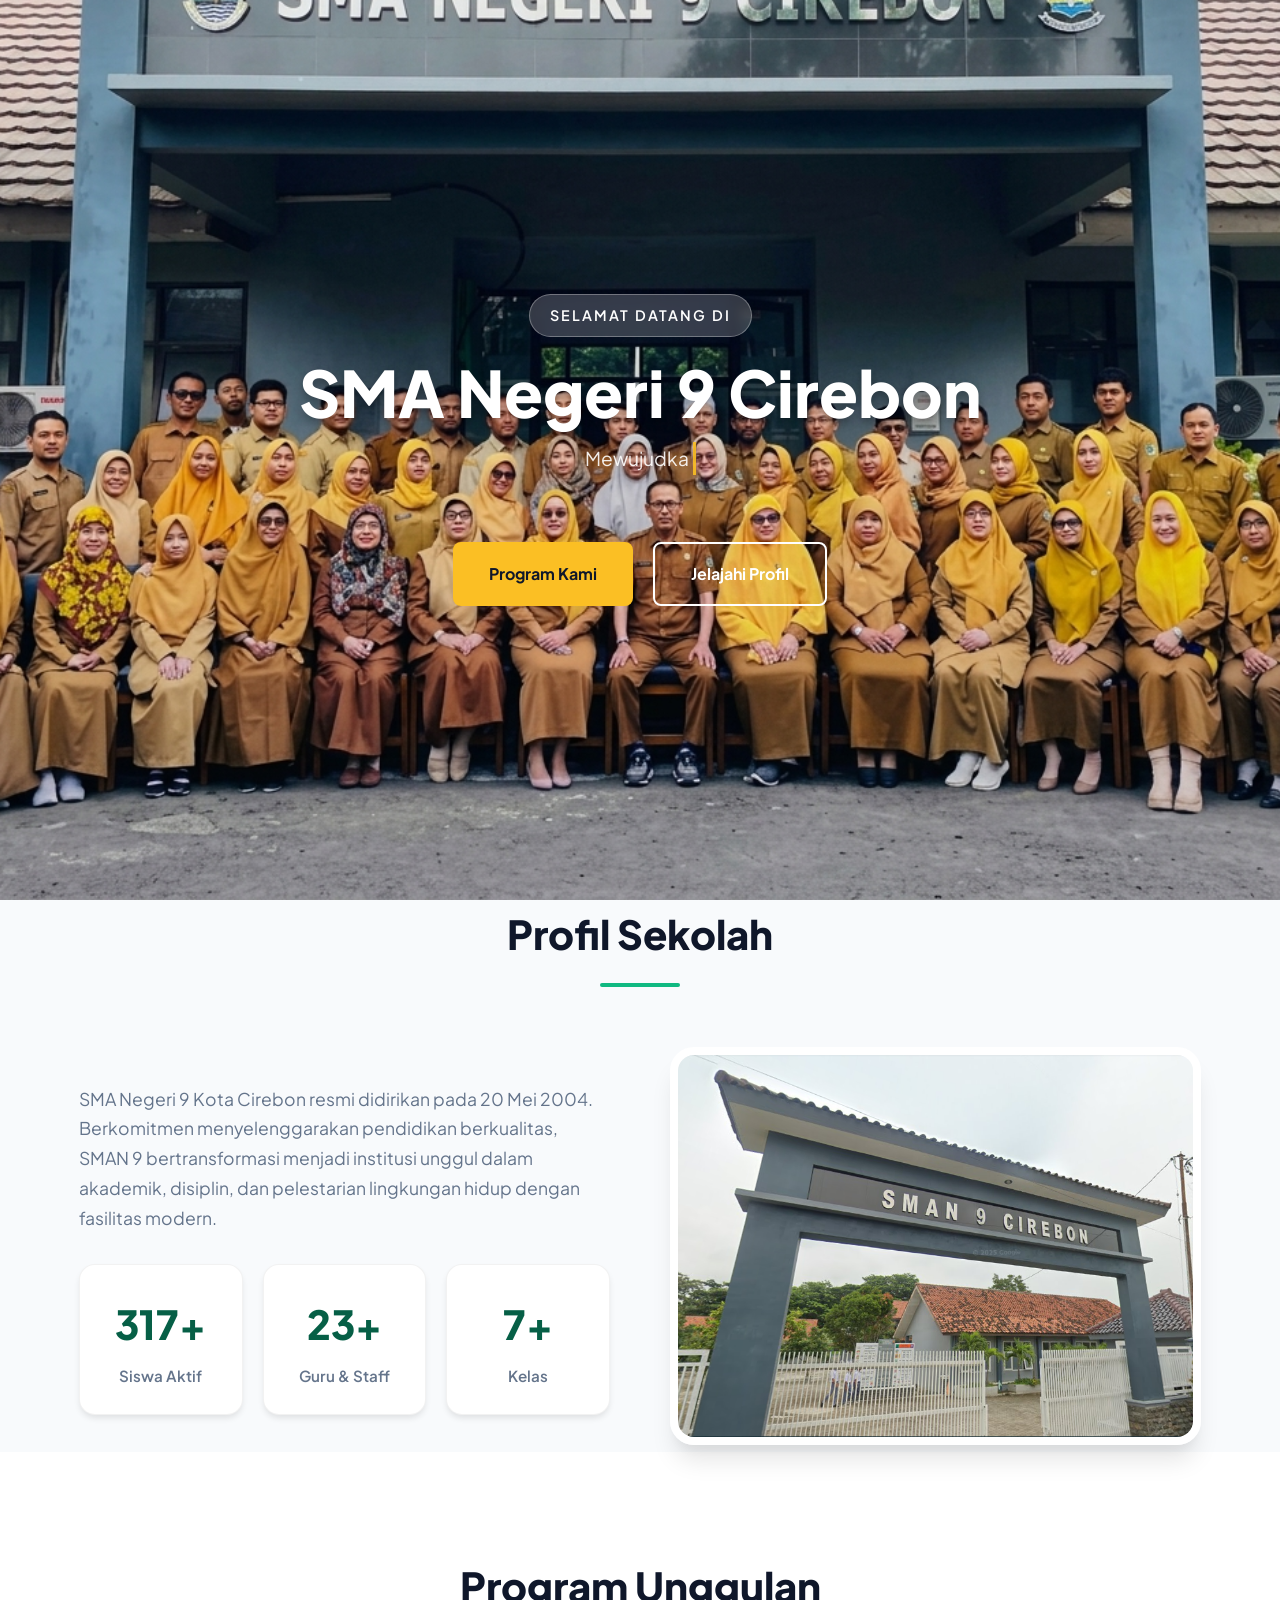
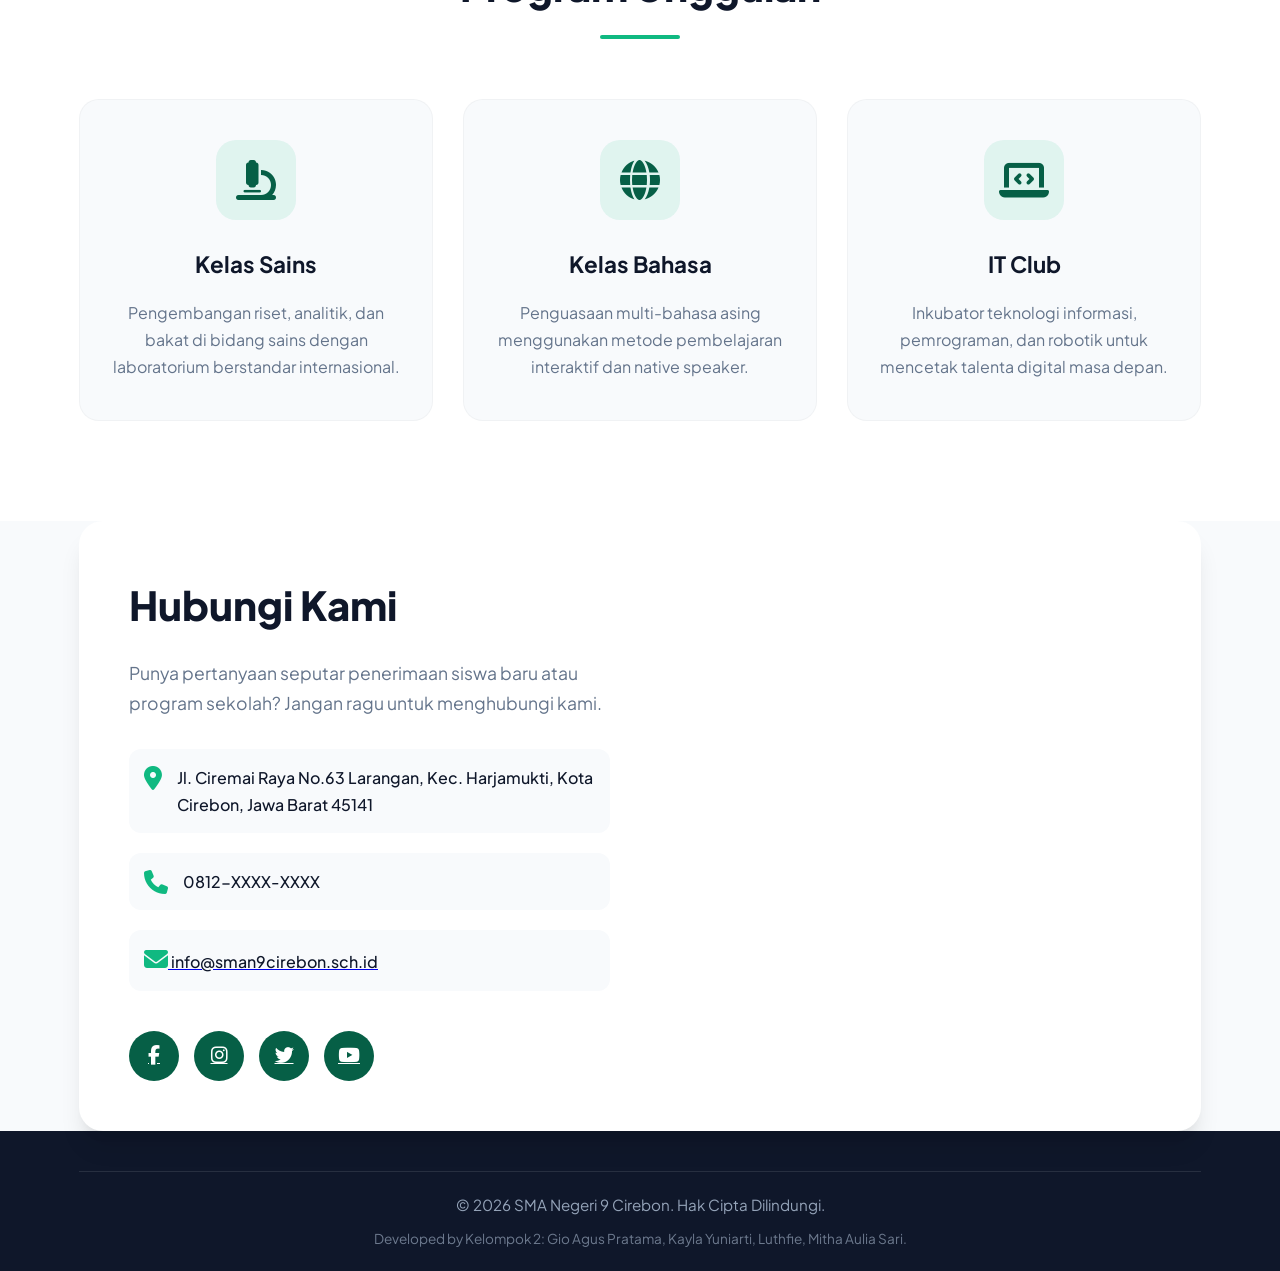
<file: index.html>
<!DOCTYPE html>
<html lang="id">
<head>
    <meta charset="UTF-8">
    <meta name="viewport" content="width=device-width, initial-scale=1.0">
    <title>SMA Negeri 9 Cirebon</title>
    
    <link rel="preconnect" href="https://fonts.googleapis.com">
    <link rel="preconnect" href="https://fonts.gstatic.com" crossorigin>
    <link href="https://fonts.googleapis.com/css2?family=Plus+Jakarta+Sans:wght@300;400;500;600;700;800&display=swap" rel="stylesheet">
    
    <link rel="stylesheet" href="https://cdnjs.cloudflare.com/ajax/libs/font-awesome/6.4.0/css/all.min.css">
    
    <link rel="stylesheet" href="style.css">
</head>
<body>
    <div class="loader-wrapper" id="loader">
        <div class="loader"></div>
    </div>

    <header id="header">
        <div class="container">
            <div class="navbar">
                <div class="logo">
                    <a href="index.html">
                        <img src="gmbr/logo.png" alt="Logo SMAN 9 Cirebon" onerror="this.src='https://via.placeholder.com/60?text=Logo'">  
                    </a>
                    <div class="logo-text">
                        <h1>SMA Negeri 9 Cirebon</h1>
                        <span>Karakter, Unggul, Berwawasan Lingkungan</span>
                    </div>
                </div>
                
                <nav>
                    <ul class="nav-links" id="nav-links">
                        <li><a href="index.html" class="active">Beranda</a></li>
                        <li><a href="#profil">Profil</a></li>
                        <li><a href="visi misi.html">Visi Misi</a></li>
                        <li><a href="jurusan & eskul.html">Jurusan & Eskul</a></li>
                        <li><a href="galeri.html">Galeri</a></li>
                        <li><a href="kelulusan.html">Kelulusan</a></li>
                    </ul>
                    <button class="hamburger" id="hamburger" aria-label="Menu">
                        <span class="bar"></span>
                        <span class="bar"></span>
                        <span class="bar"></span>
                    </button>
                </nav>
            </div>
        </div>
    </header>

    <section class="hero" id="beranda">
        <div class="hero-overlay"></div>
        <div class="container hero-content reveal fade-up">
            <span class="badge">Selamat Datang di</span>
            <h2>SMA Negeri 9 Cirebon</h2>
            <p id="typing-text" class="typing-container"></p>
            <div class="hero-buttons">
                <a href="#program" class="btn btn-primary ripple">Program Kami</a>
                <a href="#profil" class="btn btn-secondary ripple">Jelajahi Profil</a>
            </div>
        </div>
    </section>

    <section class="profile container" id="profil">
        <div class="section-header reveal fade-up">
            <h2 class="section-title">Profil Sekolah</h2>
            <div class="divider"></div>
        </div>
        
        <div class="profile-content">
            <div class="profile-text reveal slide-right">
                <p>SMA Negeri 9 Kota Cirebon resmi didirikan pada 20 Mei 2004. Berkomitmen menyelenggarakan pendidikan berkualitas, SMAN 9 bertransformasi menjadi institusi unggul dalam akademik, disiplin, dan pelestarian lingkungan hidup dengan fasilitas modern.</p>
                <div class="profile-stats">
                    <div class="stat hover-lift">
                        <h3 class="counter" data-target="1200">0</h3>
                        <p>Siswa Aktif</p>
                    </div>
                    <div class="stat hover-lift">
                        <h3 class="counter" data-target="85">0</h3>
                        <p>Guru & Staff</p>
                    </div>
                    <div class="stat hover-lift">
                        <h3 class="counter" data-target="25">0</h3>
                        <p>Kelas</p>
                    </div>
                </div>
            </div>
            <div class="profile-image reveal slide-left">
                <img src="gmbr/gedung.png" alt="Gedung SMA Negeri 9 Cirebon" class="zoom-img" onerror="this.src='https://images.unsplash.com/photo-1523050854058-8df90110c9f1?auto=format&fit=crop&q=80&w=800'">
            </div>
        </div>
    </section>

    <section class="programs" id="program">
        <div class="container">
            <div class="section-header reveal fade-up">
                <h2 class="section-title">Program Unggulan</h2>
                <div class="divider"></div>
            </div>
            <div class="programs-grid">
                <div class="program-card reveal fade-up stagger-1 hover-lift">
                    <div class="icon-box"><i class="fas fa-microscope"></i></div>
                    <h3>Kelas Sains</h3>
                    <p>Pengembangan riset, analitik, dan bakat di bidang sains dengan laboratorium berstandar internasional.</p>
                </div>
                <div class="program-card reveal fade-up stagger-2 hover-lift">
                    <div class="icon-box"><i class="fas fa-globe"></i></div>
                    <h3>Kelas Bahasa</h3>
                    <p>Penguasaan multi-bahasa asing menggunakan metode pembelajaran interaktif dan native speaker.</p>
                </div>
                <div class="program-card reveal fade-up stagger-3 hover-lift">
                    <div class="icon-box"><i class="fas fa-laptop-code"></i></div>
                    <h3>IT Club</h3>
                    <p>Inkubator teknologi informasi, pemrograman, dan robotik untuk mencetak talenta digital masa depan.</p>
                </div>
            </div>
        </div>
    </section>

    <section class="contact container" id="kontak">
        <div class="contact-content reveal fade-up">
            <div class="contact-info">
                <h2 class="section-title text-left">Hubungi Kami</h2>
                <p class="contact-desc">Punya pertanyaan seputar penerimaan siswa baru atau program sekolah? Jangan ragu untuk menghubungi kami.</p>
                
                <div class="contact-list">
                    <div class="contact-item hover-lift">
                        <i class="fas fa-map-marker-alt"></i>
                        <span>Jl. Ciremai Raya No.63 Larangan, Kec. Harjamukti, Kota Cirebon, Jawa Barat 45141</span>
                    </div>
                    <div class="contact-item hover-lift">
                        <i class="fas fa-phone"></i>
                        <span>0812-XXXX-XXXX</span>
                    </div>
                    <div class="contact-item hover-lift">
                        <a href="mailto:info@sman9cirebon.sch.id" target="_blank" rel="noopener noreferrer">
                            <i class="fas fa-envelope"></i>
                            <span>info@sman9cirebon.sch.id</span>
                        </a>
                    </div>
                </div>
                
                <div class="social-media">
                    <div class="social-icons">
                        <a href="#" class="ripple"><i class="fab fa-facebook-f"></i></a>
                        <a href="#" class="ripple"><i class="fab fa-instagram"></i></a>
                        <a href="#" class="ripple"><i class="fab fa-twitter"></i></a>
                        <a href="#" class="ripple"><i class="fab fa-youtube"></i></a>
                    </div>
                </div>
            </div>
            <div class="map-container hover-lift">
                <iframe src="https://www.google.com/maps/embed/v1/place?q=sma%20negri%209%20cirebon&key=AIzaSyBFw0Qbyq9zTFTd-tUY6dZWTgaQzuU17R8" width="100%" height="100%" style="border:0;" allowfullscreen="" loading="lazy" referrerpolicy="no-referrer-when-downgrade"></iframe>
            </div>
        </div>
    </section>

    <footer>
        <div class="container">
            <div class="footer-bottom">
                <p>&copy; 2026 SMA Negeri 9 Cirebon. Hak Cipta Dilindungi.</p>
                <p class="credits">Developed by Kelompok 2: Gio Agus Pratama, Kayla Yuniarti, Luthfie, Mitha Aulia Sari.</p>
            </div>
        </div>
    </footer>

    <div id="_x7k9m2" class="easter-modal">
        <div class="easter-content">
            <img src="gmbr/easter.jpeg" onerror="this.src='https://via.placeholder.com/240'">
            <h2>🎉 wii ketemu "luthfie xi-b" 🎉</h2>
            <p>Klik di mana saja untuk kembali</p>
        </div>
    </div>

    <script src="script.js"></script>
</body>
</html>
</file>
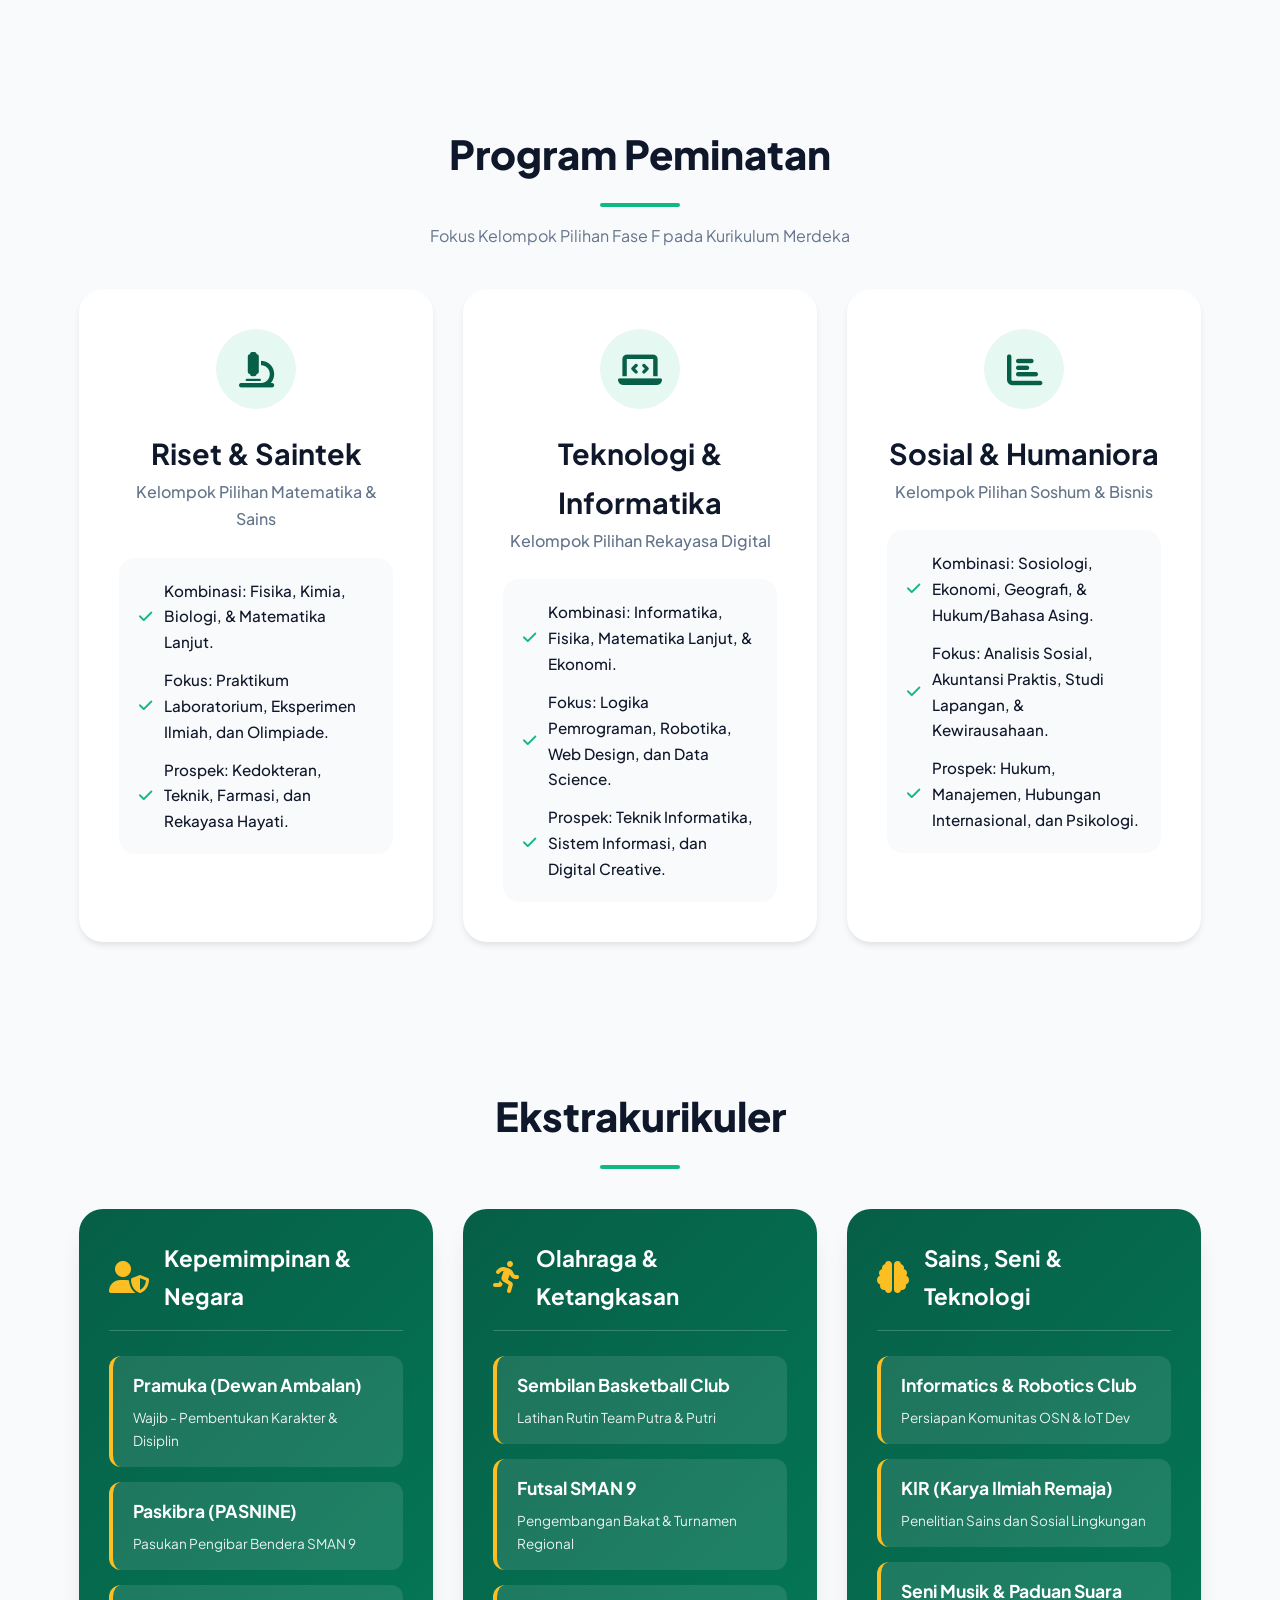
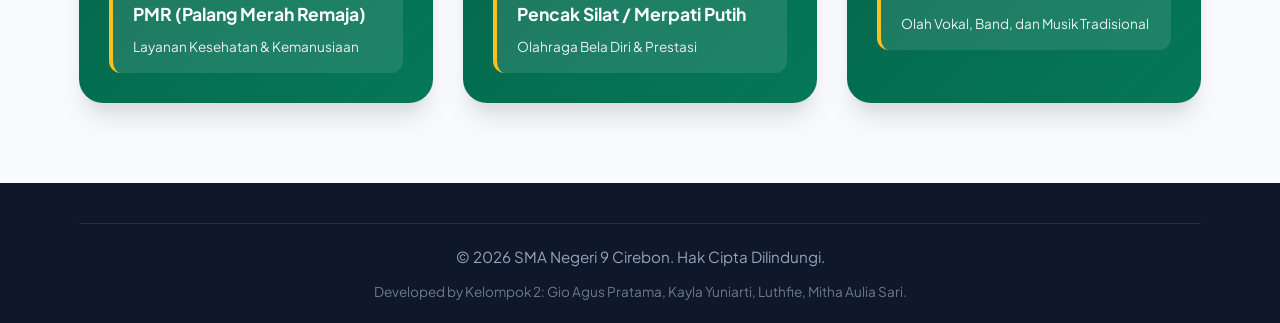
<file: jurusan & eskul.html>
<!DOCTYPE html>
<html lang="id">
<head>
    <meta charset="UTF-8">
    <meta name="viewport" content="width=device-width, initial-scale=1.0">
    <title>Jurusan & Eskul - SMA Negeri 9 Cirebon</title>
    <link rel="preconnect" href="https://fonts.googleapis.com">
    <link rel="preconnect" href="https://fonts.gstatic.com" crossorigin>
    <link href="https://fonts.googleapis.com/css2?family=Plus+Jakarta+Sans:wght@300;400;500;600;700;800&display=swap" rel="stylesheet">
    <link rel="stylesheet" href="https://cdnjs.cloudflare.com/ajax/libs/font-awesome/6.4.0/css/all.min.css">
    <link rel="stylesheet" href="style.css">
</head>
<body>
    <div class="loader-wrapper" id="loader"><div class="loader"></div></div>

    <header id="header">
        <div class="container">
            <div class="navbar">
                <div class="logo">
                    <a href="index.html">
                        <img src="gmbr/logo.png" alt="Logo SMAN 9" onerror="this.src='https://via.placeholder.com/60'">
                    </a>
                    <div class="logo-text">
                        <h1>SMA Negeri 9 Cirebon</h1>
                        <span>Karakter, Unggul, Berwawasan Lingkungan</span>
                    </div>
                </div>
                <nav>
                    <ul class="nav-links" id="nav-links">
                        <li><a href="index.html">Beranda</a></li>
                        <li><a href="index.html#profil">Profil</a></li>
                        <li><a href="visi misi.html">Visi Misi</a></li>
                        <li><a href="jurusan & eskul.html" class="active">Jurusan & Eskul</a></li>
                        <li><a href="galeri.html">Galeri</a></li>
                        <li><a href="kelulusan.html">Kelulusan</a></li>
                    </ul>
                    <button class="hamburger" id="hamburger" aria-label="Menu">
                        <span class="bar"></span><span class="bar"></span><span class="bar"></span>
                    </button>
                </nav>
            </div>
        </div>
    </header>

    <section class="jurusan" style="padding-top: 120px; padding-bottom: 60px;">
        <div class="container">
            <div class="section-header reveal fade-up" style="text-align: center; margin-bottom: 40px;">
                <h2 class="section-title">Program Peminatan</h2>
                <div class="divider"></div>
                <p class="section-subtitle" style="margin-top: 15px; color: var(--gray);">Fokus Kelompok Pilihan Fase F pada Kurikulum Merdeka</p>
            </div>

            <div class="jurusan-grid">
                <div class="jurusan-card reveal fade-up stagger-1 hover-lift">
                    <div class="jurusan-icon"><i class="fas fa-microscope"></i></div>
                    <h3>Riset & Saintek</h3>
                    <p>Kelompok Pilihan Matematika & Sains</p>
                    <ul class="jurusan-list">
                        <li><i class="fas fa-check"></i> Kombinasi: Fisika, Kimia, Biologi, & Matematika Lanjut.</li>
                        <li><i class="fas fa-check"></i> Fokus: Praktikum Laboratorium, Eksperimen Ilmiah, dan Olimpiade.</li>
                        <li><i class="fas fa-check"></i> Prospek: Kedokteran, Teknik, Farmasi, dan Rekayasa Hayati.</li>
                    </ul>
                </div>

                <div class="jurusan-card reveal fade-up stagger-2 hover-lift">
                    <div class="jurusan-icon"><i class="fas fa-laptop-code"></i></div>
                    <h3>Teknologi & Informatika</h3>
                    <p>Kelompok Pilihan Rekayasa Digital</p>
                    <ul class="jurusan-list">
                        <li><i class="fas fa-check"></i> Kombinasi: Informatika, Fisika, Matematika Lanjut, & Ekonomi.</li>
                        <li><i class="fas fa-check"></i> Fokus: Logika Pemrograman, Robotika, Web Design, dan Data Science.</li>
                        <li><i class="fas fa-check"></i> Prospek: Teknik Informatika, Sistem Informasi, dan Digital Creative.</li>
                    </ul>
                </div>

                <div class="jurusan-card reveal fade-up stagger-3 hover-lift">
                    <div class="jurusan-icon"><i class="fas fa-chart-bar"></i></div>
                    <h3>Sosial & Humaniora</h3>
                    <p>Kelompok Pilihan Soshum & Bisnis</p>
                    <ul class="jurusan-list">
                        <li><i class="fas fa-check"></i> Kombinasi: Sosiologi, Ekonomi, Geografi, & Hukum/Bahasa Asing.</li>
                        <li><i class="fas fa-check"></i> Fokus: Analisis Sosial, Akuntansi Praktis, Studi Lapangan, & Kewirausahaan.</li>
                        <li><i class="fas fa-check"></i> Prospek: Hukum, Manajemen, Hubungan Internasional, dan Psikologi.</li>
                    </ul>
                </div>
            </div>
        </div>
    </section>

    <section class="eskul" style="background-color: var(--light); padding: 80px 0;">
        <div class="container">
            <div class="section-header reveal fade-up" style="text-align: center; margin-bottom: 40px;">
                <h2 class="section-title">Ekstrakurikuler</h2>
                <div class="divider"></div>
            </div>

            <div class="eskul-grid">
                <div class="eskul-category reveal fade-up stagger-1 hover-lift">
                    <div class="category-header">
                        <i class="fas fa-user-shield"></i>
                        <h3>Kepemimpinan & Negara</h3>
                    </div>
                    <div class="eskul-list">
                        <div class="eskul-item"><h4>Pramuka (Dewan Ambalan)</h4><p>Wajib - Pembentukan Karakter & Disiplin</p></div>
                        <div class="eskul-item"><h4>Paskibra (PASNINE)</h4><p>Pasukan Pengibar Bendera SMAN 9</p></div>
                        <div class="eskul-item"><h4>PMR (Palang Merah Remaja)</h4><p>Layanan Kesehatan & Kemanusiaan</p></div>
                    </div>
                </div>

                <div class="eskul-category reveal fade-up stagger-2 hover-lift">
                    <div class="category-header">
                        <i class="fas fa-running"></i>
                        <h3>Olahraga & Ketangkasan</h3>
                    </div>
                    <div class="eskul-list">
                        <div class="eskul-item"><h4>Sembilan Basketball Club</h4><p>Latihan Rutin Team Putra & Putri</p></div>
                        <div class="eskul-item"><h4>Futsal SMAN 9</h4><p>Pengembangan Bakat & Turnamen Regional</p></div>
                        <div class="eskul-item"><h4>Pencak Silat / Merpati Putih</h4><p>Olahraga Bela Diri & Prestasi</p></div>
                    </div>
                </div>

                <div class="eskul-category reveal fade-up stagger-3 hover-lift">
                    <div class="category-header">
                        <i class="fas fa-brain"></i>
                        <h3>Sains, Seni & Teknologi</h3>
                    </div>
                    <div class="eskul-list">
                        <div class="eskul-item"><h4>Informatics & Robotics Club</h4><p>Persiapan Komunitas OSN & IoT Dev</p></div>
                        <div class="eskul-item"><h4>KIR (Karya Ilmiah Remaja)</h4><p>Penelitian Sains dan Sosial Lingkungan</p></div>
                        <div class="eskul-item"><h4>Seni Musik & Paduan Suara</h4><p>Olah Vokal, Band, dan Musik Tradisional</p></div>
                    </div>
                </div>
            </div>
        </div>
    </section>

    <footer>
        <div class="container">
            <div class="footer-bottom">
                <p>© 2026 SMA Negeri 9 Cirebon. Hak Cipta Dilindungi.</p>
                <p class="credits">Developed by Kelompok 2: Gio Agus Pratama, Kayla Yuniarti, Luthfie, Mitha Aulia Sari.</p>
            </div>
        </div>
    </footer>

    <script src="script.js"></script>
</body>
</html>
</file>
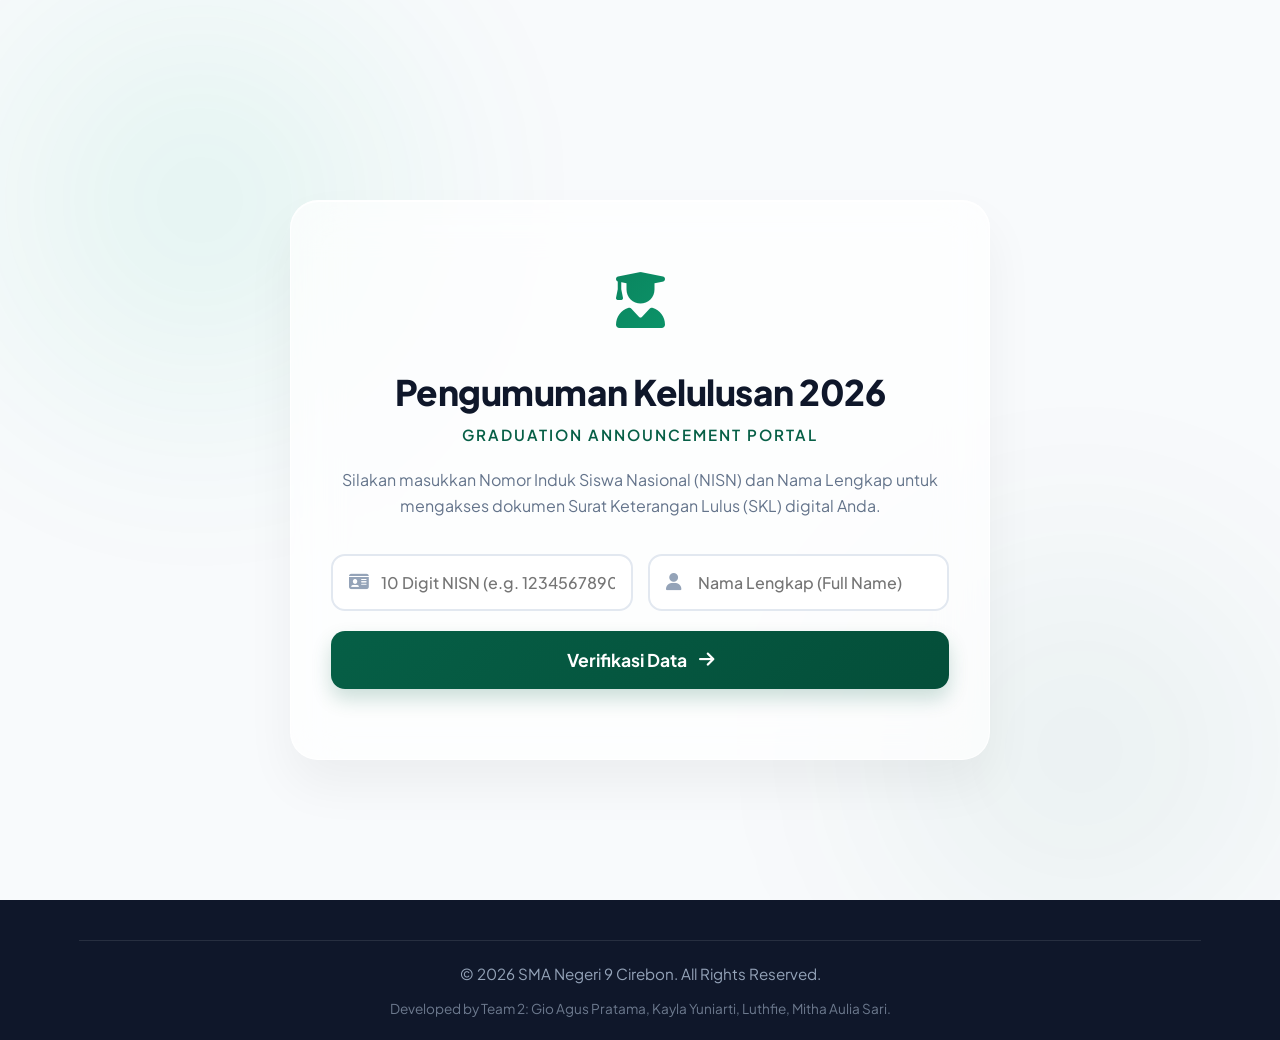
<file: kelulusan.html>
<!DOCTYPE html>
<html lang="id">
<head>
    <meta charset="UTF-8">
    <meta name="viewport" content="width=device-width, initial-scale=1.0">
    <title>Graduation Portal - SMA Negeri 9 Cirebon</title>
    <link rel="preconnect" href="https://fonts.googleapis.com">
    <link rel="preconnect" href="https://fonts.gstatic.com" crossorigin>
    <link href="https://fonts.googleapis.com/css2?family=Plus+Jakarta+Sans:wght@300;400;500;600;700;800&display=swap" rel="stylesheet">
    <link rel="stylesheet" href="https://cdnjs.cloudflare.com/ajax/libs/font-awesome/6.4.0/css/all.min.css">
    <link rel="stylesheet" href="style.css">
</head>
<body>
    <!-- Preloader -->
    <div class="loader-wrapper" id="loader"><div class="loader"></div></div>

    <!-- Smart Navbar -->
    <header id="header">
        <div class="container">
            <div class="navbar">
                <div class="logo">
                    <a href="index.html">
                        <img src="gmbr/logo.png" alt="SMAN 9 Cirebon Logo" onerror="this.src='https://via.placeholder.com/60'">
                    </a>
                    <div class="logo-text">
                        <h1>SMA Negeri 9 Cirebon</h1>
                        <span class="en-subtitle">Karakter, Unggul, Berwawasan Lingkungan</span>
                    </div>
                </div>
                <div class="hamburger" id="hamburger">
                    <span></span><span></span><span></span>
                </div>
                <nav>
                    <ul class="nav-links" id="nav-links">
                        <li><a href="index.html">Beranda</a></li>
                        <li><a href="visi misi.html">Visi Misi</a></li>
                        <li><a href="jurusan & eskul.html">Jurusan & Eskul</a></li>
                        <li><a href="galeri.html">Galeri</a></li>
                        <li><a href="kelulusan.html"class="active">Kelulusan</a></li>
                    </ul>
                </nav>
            </div>
        </div>
    </header>

    <!-- Main Content Area -->
    <section class="kelulusan-section">
        <!-- Ambient Decorative Glow -->
        <div class="ambient-glow glow-1"></div>
        <div class="ambient-glow glow-2"></div>

        <div class="container">
            <div class="kelulusan-card reveal fade-up">
                <div class="card-icon">
                    <i class="fa-solid fa-user-graduate"></i>
                </div>
                <h2>Pengumuman Kelulusan 2026</h2>
                <p class="subtitle-en">Graduation Announcement Portal</p>
                <p class="desc-text">Silakan masukkan Nomor Induk Siswa Nasional (NISN) dan Nama Lengkap untuk mengakses dokumen Surat Keterangan Lulus (SKL) digital Anda.</p>
                
                <div class="search-box" id="searchBox">
                    <div class="input-row">
                        <div class="input-group">
                            <i class="fas fa-id-card input-icon"></i>
                            <input type="text" id="inputNISN" placeholder="10 Digit NISN (e.g. 1234567890)" maxlength="10" autocomplete="off">
                        </div>
                        <div class="input-group">
                            <i class="fas fa-user input-icon"></i>
                            <input type="text" id="inputNama" placeholder="Nama Lengkap (Full Name)" autocomplete="off">
                        </div>
                    </div>
                    <button onclick="cekKelulusan()" class="btn-cari ripple" id="btnCari">
                        <span>Verifikasi Data</span> <i class="fas fa-arrow-right"></i>
                    </button>
                </div>

                <!-- Result Injection Container -->
                <div id="hasilPencarian" class="hasil-container"></div>
            </div>
        </div>
    </section>

    <!-- Footer -->
    <footer>
        <div class="container">
            <div class="footer-bottom">
                <p>© 2026 SMA Negeri 9 Cirebon. All Rights Reserved.</p>
                <p class="credits">Developed by Team 2: Gio Agus Pratama, Kayla Yuniarti, Luthfie, Mitha Aulia Sari.</p>
            </div>
        </div>
    </footer>

    <script src="script.js"></script>
    <script src="kelulusan.js"></script>
</body>
</html>
</file>
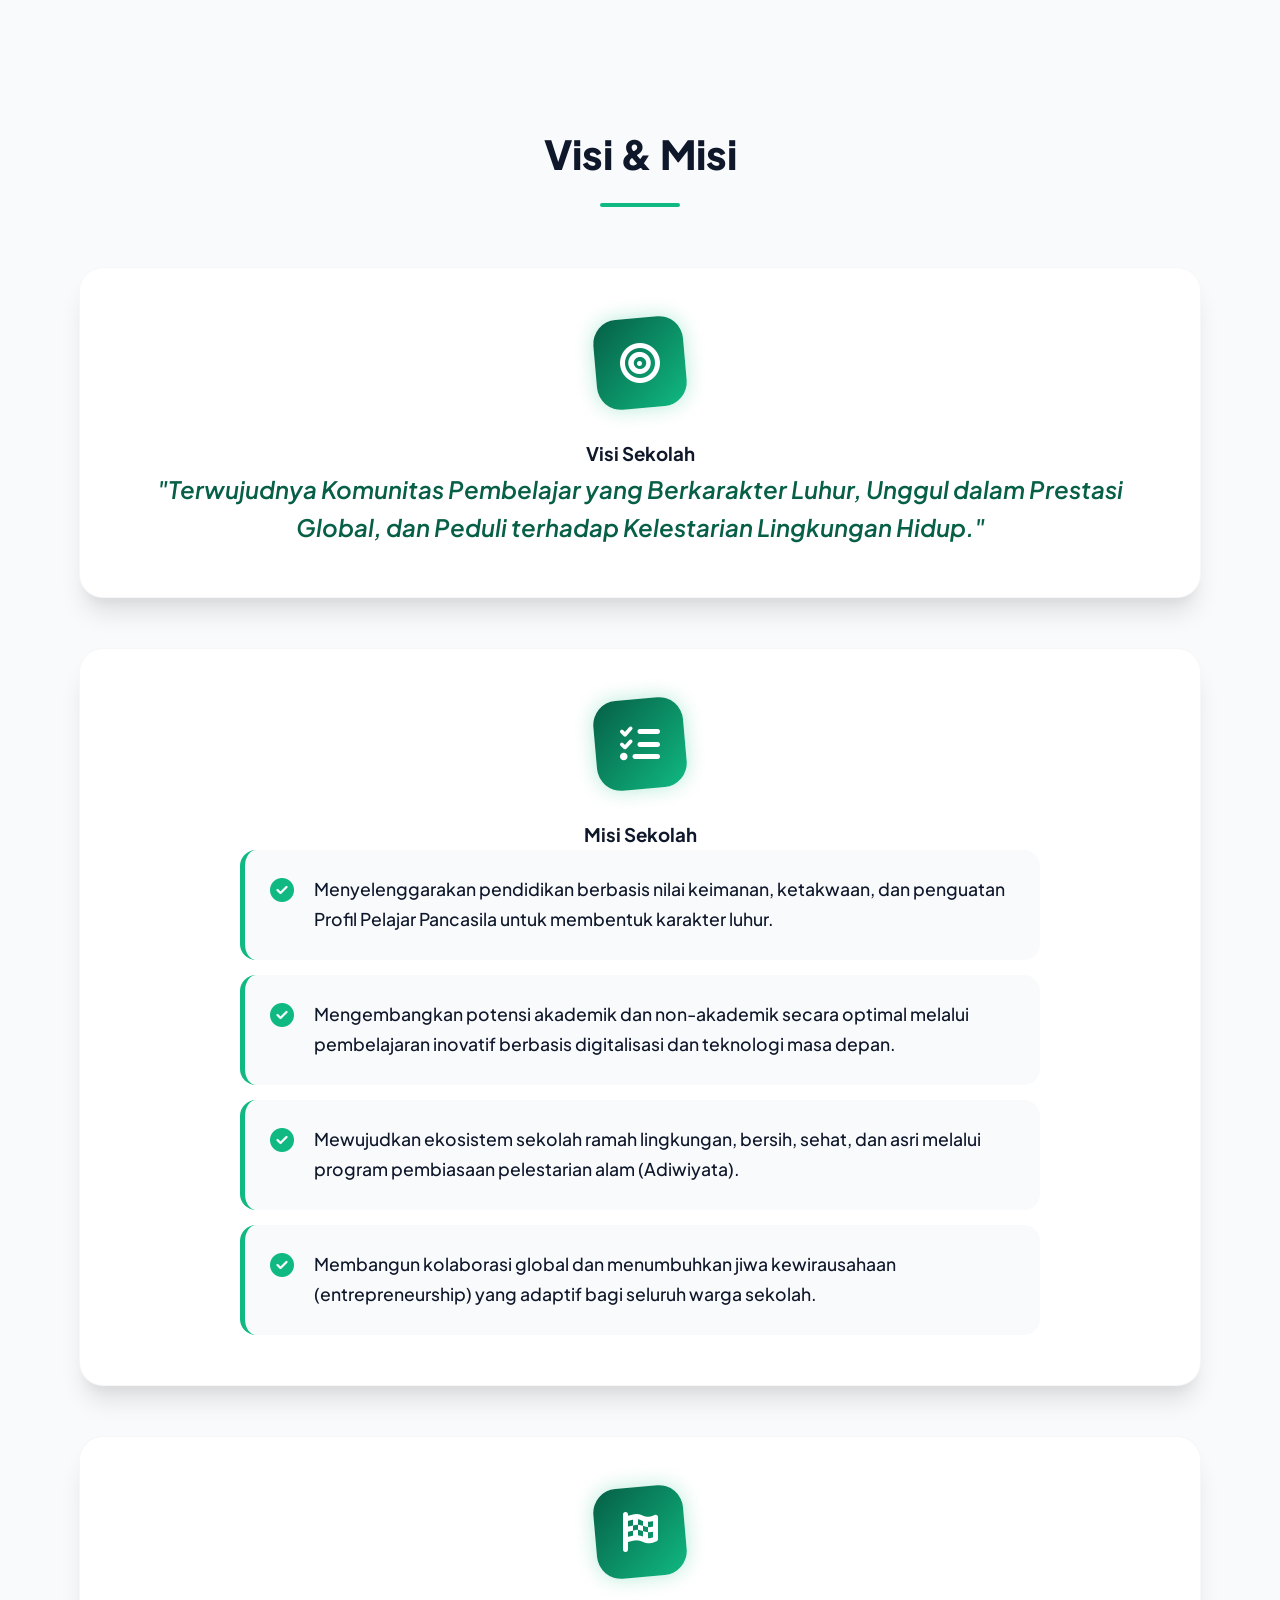
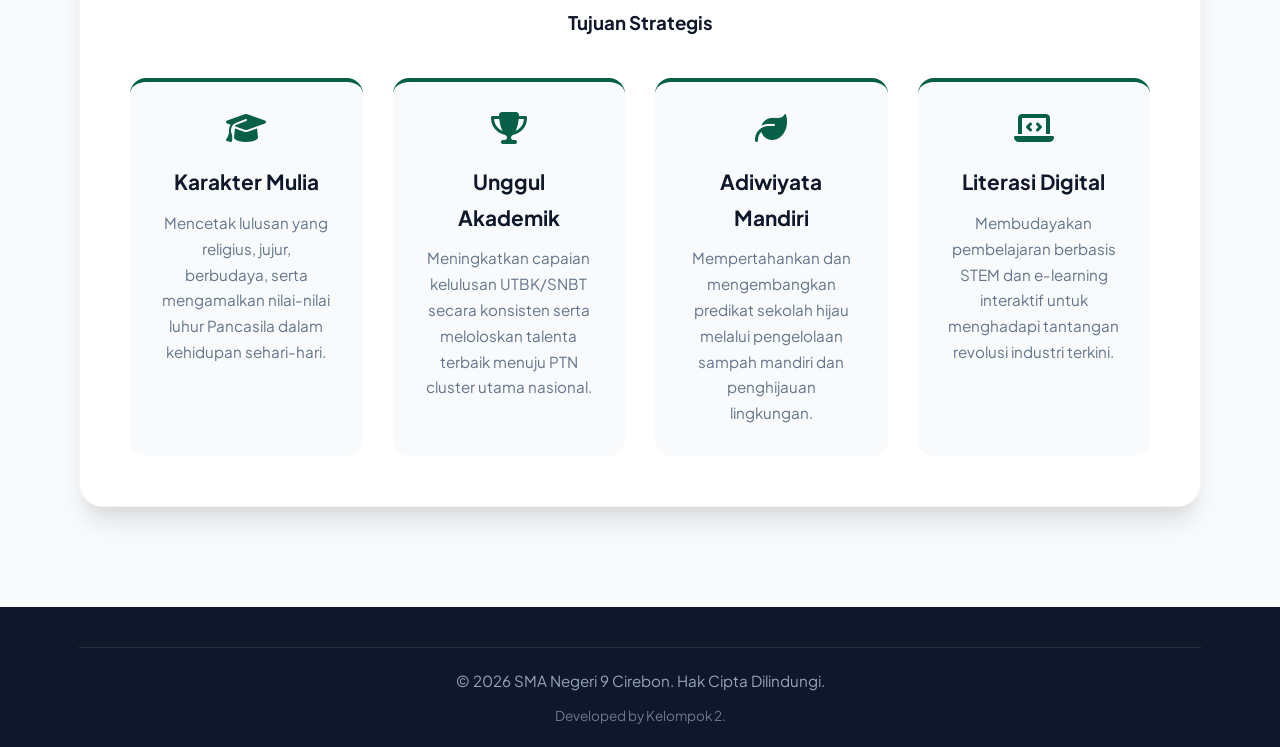
<file: visi misi.html>
<!doctype html>
<html lang="id">
  <head>
    <meta charset="UTF-8" />
    <meta name="viewport" content="width=device-width, initial-scale=1.0" />
    <title>Visi Misi - SMA Negeri 9 Cirebon</title>
    <link
      href="https://fonts.googleapis.com/css2?family=Plus+Jakarta+Sans:wght@300;400;500;600;700;800&display=swap"
      rel="stylesheet"
    />
    <link
      rel="stylesheet"
      href="https://cdnjs.cloudflare.com/ajax/libs/font-awesome/6.4.0/css/all.min.css"
    />
    <link rel="stylesheet" href="style.css" />
  </head>
  <body>
    <div class="loader-wrapper" id="loader"><div class="loader"></div></div>

    <header id="header">
      <div class="container">
        <div class="navbar">
          <div class="logo">
            <a href="index.html">
              <img
                src="gmbr/logo.png"
                alt="Logo SMAN 9"
                onerror="this.src = 'https://via.placeholder.com/60'"
              />
            </a>
            <div class="logo-text">
              <h1>SMA Negeri 9 Cirebon</h1>
              <span>Karakter, Unggul, Berwawasan Lingkungan</span>
            </div>
          </div>
          <nav>
            <ul class="nav-links" id="nav-links">
              <li><a href="index.html">Beranda</a></li>
              <li><a href="index.html#profil">Profil</a></li>
              <li><a href="visi misi.html" class="active">Visi Misi</a></li>
              <li><a href="jurusan & eskul.html">Jurusan & Eskul</a></li>
              <li><a href="galeri.html">Galeri</a></li>
              <li><a href="kelulusan.html">Kelulusan</a></li>
            </ul>
            <button class="hamburger" id="hamburger" aria-label="Menu">
              <span class="bar"></span><span class="bar"></span
              ><span class="bar"></span>
            </button>
          </nav>
        </div>
      </div>
    </header>

    <section class="visi-misi" style="padding-top: 120px">
      <div class="container">
        <div class="section-header reveal fade-up">
          <h2 class="section-title">Visi & Misi</h2>
          <div class="divider"></div>
        </div>

        <div class="visi-misi-content">
          <div class="visi-card reveal fade-up hover-lift">
            <div class="icon-wrapper"><i class="fas fa-bullseye"></i></div>
            <h3>Visi Sekolah</h3>
            <p class="quote">
              "Terwujudnya Komunitas Pembelajar yang Berkarakter Luhur, Unggul
              dalam Prestasi Global, dan Peduli terhadap Kelestarian Lingkungan
              Hidup."
            </p>
          </div>

          <div class="misi-card reveal fade-up">
            <div class="icon-wrapper"><i class="fas fa-tasks"></i></div>
            <h3>Misi Sekolah</h3>
            <ul class="misi-list">
              <li class="hover-lift reveal slide-right stagger-1">
                <i class="fas fa-check-circle"></i
                ><span
                  >Menyelenggarakan pendidikan berbasis nilai keimanan,
                  ketakwaan, dan penguatan Profil Pelajar Pancasila untuk
                  membentuk karakter luhur.</span
                >
              </li>
              <li class="hover-lift reveal slide-right stagger-2">
                <i class="fas fa-check-circle"></i
                ><span
                  >Mengembangkan potensi akademik dan non-akademik secara
                  optimal melalui pembelajaran inovatif berbasis digitalisasi
                  dan teknologi masa depan.</span
                >
              </li>
              <li class="hover-lift reveal slide-right stagger-3">
                <i class="fas fa-check-circle"></i
                ><span
                  >Mewujudkan ekosistem sekolah ramah lingkungan, bersih, sehat,
                  dan asri melalui program pembiasaan pelestarian alam
                  (Adiwiyata).</span
                >
              </li>
              <li class="hover-lift reveal slide-right stagger-1">
                <i class="fas fa-check-circle"></i
                ><span
                  >Membangun kolaborasi global dan menumbuhkan jiwa
                  kewirausahaan (entrepreneurship) yang adaptif bagi seluruh
                  warga sekolah.</span
                >
              </li>
            </ul>
          </div>

          <div class="tujuan-card reveal fade-up">
            <div class="icon-wrapper">
              <i class="fas fa-flag-checkered"></i>
            </div>
            <h3>Tujuan Strategis</h3>
            <div class="tujuan-grid">
              <div class="tujuan-item hover-lift">
                <i class="fas fa-graduation-cap"></i>
                <h4>Karakter Mulia</h4>
                <p>
                  Mencetak lulusan yang religius, jujur, berbudaya, serta
                  mengamalkan nilai-nilai luhur Pancasila dalam kehidupan
                  sehari-hari.
                </p>
              </div>
              <div class="tujuan-item hover-lift">
                <i class="fas fa-trophy"></i>
                <h4>Unggul Akademik</h4>
                <p>
                  Meningkatkan capaian kelulusan UTBK/SNBT secara konsisten
                  serta meloloskan talenta terbaik menuju PTN cluster utama
                  nasional.
                </p>
              </div>
              <div class="tujuan-item hover-lift">
                <i class="fas fa-leaf"></i>
                <h4>Adiwiyata Mandiri</h4>
                <p>
                  Mempertahankan dan mengembangkan predikat sekolah hijau
                  melalui pengelolaan sampah mandiri dan penghijauan lingkungan.
                </p>
              </div>
              <div class="tujuan-item hover-lift">
                <i class="fas fa-laptop-code"></i>
                <h4>Literasi Digital</h4>
                <p>
                  Membudayakan pembelajaran berbasis STEM dan e-learning
                  interaktif untuk menghadapi tantangan revolusi industri
                  terkini.
                </p>
              </div>
            </div>
          </div>
        </div>
      </div>
    </section>

    <footer>
      <div class="container">
        <div class="footer-bottom">
          <p>© 2026 SMA Negeri 9 Cirebon. Hak Cipta Dilindungi.</p>
          <p class="credits">Developed by Kelompok 2.</p>
        </div>
      </div>
    </footer>

    <script src="script.js"></script>
  </body>
</html>
</file>
<file: style.css>
/* =========================================
   VARIABLES & RESET (Modern Premium Design)
   ========================================= */
   :root {
    --primary: #065f46;       /* Emerald 800 */
    --primary-light: #10b981; /* Emerald 500 */
    --accent: #fbbf24;        /* Amber 400 */
    --accent-hover: #f59e0b;
    --dark: #0f172a;          /* Slate 900 */
    --light: #f8fafc;         /* Slate 50 */
    --gray: #64748b;          /* Slate 500 */
    --white: #ffffff;
    --glass-bg: rgba(255, 255, 255, 0.85);
    --shadow-sm: 0 4px 6px -1px rgba(0, 0, 0, 0.1);
    --shadow-lg: 0 20px 25px -5px rgba(0, 0, 0, 0.1), 0 10px 10px -5px rgba(0, 0, 0, 0.04);
    --shadow-glow: 0 0 20px rgba(16, 185, 129, 0.3);
    --transition: all 0.4s cubic-bezier(0.4, 0, 0.2, 1);
}

* {
    margin: 0; padding: 0; box-sizing: border-box;
    font-family: 'Plus Jakarta Sans', sans-serif;
    scroll-behavior: smooth;
}

body {
    background-color: var(--light);
    color: var(--dark);
    line-height: 1.7;
    overflow-x: hidden;
}

.container {
    width: 90%; max-width: 1200px;
    margin: 0 auto; padding: 0 15px;
}

/* =========================================
   LOADING SCREEN (Fade out animation)
   ========================================= */
.loader-wrapper {
    position: fixed; inset: 0;
    background: var(--white);
    z-index: 9999;
    display: flex; justify-content: center; align-items: center;
    transition: opacity 0.6s ease;
}
.loader {
    width: 50px; height: 50px;
    border: 5px solid var(--light);
    border-top-color: var(--primary);
    border-radius: 50%;
    animation: spin 1s linear infinite;
}
@keyframes spin { to { transform: rotate(360deg); } }

/* =========================================
   HEADER & NAVIGATION (Glassmorphism)
   ========================================= */
header {
    position: fixed; top: 0; left: 0; width: 100%;
    background: transparent;
    z-index: 1000;
    transition: var(--transition);
}
header.scrolled {
    background: var(--glass-bg);
    backdrop-filter: blur(12px);
    -webkit-backdrop-filter: blur(12px);
    box-shadow: var(--shadow-sm);
    padding: 10px 0;
}
.navbar {
    display: flex; justify-content: space-between; align-items: center;
    padding: 20px 0; transition: var(--transition);
}
header.scrolled .navbar { padding: 5px 0; }

.logo { display: flex; align-items: center; gap: 15px; }
.logo img { width: 55px; height: auto; transition: transform 0.3s; }
.logo:hover img { transform: scale(1.05); }
.logo-text h1 { font-size: 1.4rem; color: var(--primary); font-weight: 800; line-height: 1.2;}
.logo-text span { font-size: 0.85rem; color: var(--gray); font-weight: 500;}

.nav-links { display: flex; list-style: none; gap: 30px; }
.nav-links a {
    color: var(--dark); text-decoration: none; font-weight: 600;
    position: relative; padding-bottom: 5px; transition: var(--transition);
}
.nav-links a::after {
    content: ''; position: absolute; bottom: 0; left: 0;
    width: 0; height: 3px; background: var(--primary-light);
    border-radius: 2px; transition: var(--transition);
}
.nav-links a:hover::after, .nav-links a.active::after { width: 100%; }
.nav-links a:hover, .nav-links a.active { color: var(--primary); }

/* Hamburger Menu (Mobile) */
.hamburger {
    display: none; background: transparent; border: none; cursor: pointer;
    z-index: 1001; flex-direction: column; gap: 5px; padding: 10px;
}
.hamburger .bar {
    width: 25px; height: 3px; background-color: var(--primary);
    transition: var(--transition); border-radius: 3px;
}
.hamburger.active .bar:nth-child(1) { transform: translateY(8px) rotate(45deg); }
.hamburger.active .bar:nth-child(2) { opacity: 0; }
.hamburger.active .bar:nth-child(3) { transform: translateY(-8px) rotate(-45deg); }

/* =========================================
   HERO SECTION (Animated Bg & Parallax)
   ========================================= */
.hero {
    position: relative; height: 100vh; min-height: 600px;
    display: flex; align-items: center; justify-content: center;
    text-align: center; color: var(--white);
    background: linear-gradient(-45deg, #065f46, #047857, #0f766e, #0284c7);
    background-size: 400% 400%;
    animation: gradientBG 15s ease infinite;
    background-attachment: fixed; /* Parallax Base */
    overflow: hidden;
}
@keyframes gradientBG {
    0% { background-position: 0% 50%; }
    50% { background-position: 100% 50%; }
    100% { background-position: 0% 50%; }
}
.hero-overlay {
    position: absolute; inset: 0;
    background: radial-gradient(circle at center, rgba(0,0,0,0.1) 0%, rgba(0,0,0,0.6) 100%);
    background-image: url('gmbr/bg.png'); /* Overlay if available */
    background-blend-mode: overlay; background-size: cover; background-position: center;
}
.hero-content { position: relative; z-index: 2; max-width: 800px; }
.hero .badge {
    display: inline-block; padding: 8px 20px; margin-bottom: 20px;
    background: rgba(255,255,255,0.2); backdrop-filter: blur(5px);
    border-radius: 50px; font-weight: 600; letter-spacing: 2px; text-transform: uppercase;
    font-size: 0.9rem; border: 1px solid rgba(255,255,255,0.3);
}
.hero h2 { font-size: 4rem; font-weight: 800; margin-bottom: 15px; line-height: 1.1; text-shadow: 0 4px 10px rgba(0,0,0,0.3); }
.typing-container { font-size: 1.2rem; min-height: 60px; margin-bottom: 40px; font-weight: 400; opacity: 0.9; }
.typing-cursor { display: inline-block; width: 3px; background-color: var(--accent); margin-left: 4px; animation: blink 1s step-end infinite; }
@keyframes blink { 50% { opacity: 0; } }

/* Buttons & Ripple */
.hero-buttons { display: flex; justify-content: center; gap: 20px; }
.btn {
    position: relative; display: inline-flex; align-items: center; justify-content: center;
    padding: 16px 36px; border-radius: 8px; font-weight: 700; font-size: 1rem;
    text-decoration: none; overflow: hidden; transition: var(--transition); z-index: 1;
}
.btn-primary { background-color: var(--accent); color: var(--dark); border: none; }
.btn-primary:hover { transform: translateY(-3px); box-shadow: 0 10px 20px rgba(251, 191, 36, 0.4); }
.btn-secondary { background-color: transparent; color: var(--white); border: 2px solid var(--white); }
.btn-secondary:hover { background-color: var(--white); color: var(--primary); transform: translateY(-3px); }
/* Ripple setup for JS */
.ripple .ripple-span {
    position: absolute; border-radius: 50%; transform: scale(0);
    animation: ripple-anim 0.6s linear; background: rgba(255, 255, 255, 0.4); z-index: -1;
}
@keyframes ripple-anim { to { transform: scale(4); opacity: 0; } }

/* =========================================
   GLOBAL SECTIONS & ANIMATIONS
   ========================================= */
section { padding: 100px 0; }
.section-header { text-align: center; margin-bottom: 60px; }
.section-title { font-size: 2.5rem; color: var(--dark); font-weight: 800; }
.section-title.text-left { text-align: left; margin-bottom: 20px; }
.divider { width: 80px; height: 4px; background: var(--primary-light); margin: 15px auto 0; border-radius: 2px; }

/* Effects */
.hover-lift { transition: var(--transition); }
.hover-lift:hover { transform: translateY(-10px); box-shadow: var(--shadow-lg); }
.hover-glow:hover { box-shadow: var(--shadow-glow); }
.zoom-img { transition: transform 0.7s ease; }
.zoom-img:hover { transform: scale(1.05); }

/* Scroll Reveal Classes */
.reveal { opacity: 0; transition: all 1s cubic-bezier(0.5, 0, 0, 1); }
.reveal.fade-up { transform: translateY(50px); }
.reveal.slide-left { transform: translateX(50px); }
.reveal.slide-right { transform: translateX(-50px); }
.reveal.active { opacity: 1; transform: translate(0, 0); }
.stagger-1 { transition-delay: 0.1s; }
.stagger-2 { transition-delay: 0.3s; }
.stagger-3 { transition-delay: 0.5s; }

/* =========================================
   PROFILE SECTION
   ========================================= */
.profile-content { display: grid; grid-template-columns: 1fr 1fr; gap: 60px; align-items: center; }
.profile-text p { font-size: 1.1rem; color: var(--gray); margin-bottom: 30px; font-size: 1.1rem;}
.profile-stats { display: grid; grid-template-columns: repeat(3, 1fr); gap: 20px; }
.stat {
    background: var(--white); padding: 25px 20px; text-align: center;
    border-radius: 16px; box-shadow: var(--shadow-sm); border: 1px solid rgba(0,0,0,0.05);
}
.stat h3 { font-size: 2.5rem; color: var(--primary); font-weight: 800; margin-bottom: 5px; }
.stat p { color: var(--gray); font-size: 0.95rem; font-weight: 600; margin: 0;}
.profile-image img {
    width: 100%; border-radius: 24px; box-shadow: var(--shadow-lg);
    border: 8px solid var(--white); object-fit: cover; aspect-ratio: 4/3;
}

/* =========================================
   PROGRAMS SECTION
   ========================================= */
.programs { background-color: var(--white); }
.programs-grid { display: grid; grid-template-columns: repeat(auto-fit, minmax(300px, 1fr)); gap: 30px; }
.program-card {
    background: var(--light); padding: 40px 30px; border-radius: 20px;
    text-align: center; border: 1px solid rgba(0,0,0,0.03); position: relative; overflow: hidden;
}
.program-card::before {
    content: ''; position: absolute; top: 0; left: 0; width: 100%; height: 4px;
    background: var(--primary-light); transform: scaleX(0); transition: var(--transition); transform-origin: left;
}
.program-card:hover::before { transform: scaleX(1); }
.icon-box {
    width: 80px; height: 80px; margin: 0 auto 25px;
    background: rgba(16, 185, 129, 0.1); color: var(--primary);
    border-radius: 20px; display: flex; align-items: center; justify-content: center;
    font-size: 2.5rem; transition: var(--transition);
}
.program-card:hover .icon-box { background: var(--primary); color: var(--white); transform: rotate(10deg); }
.program-card h3 { font-size: 1.4rem; color: var(--dark); margin-bottom: 15px; }
.program-card p { color: var(--gray); }

/* =========================================
   CONTACT SECTION
   ========================================= */
.contact-content {
    display: grid; grid-template-columns: 1fr 1fr; gap: 60px;
    background: var(--white); border-radius: 24px; padding: 50px;
    box-shadow: var(--shadow-lg); align-items: stretch;
}
.contact-desc { color: var(--gray); margin-bottom: 30px; font-size: 1.1rem; }
.contact-list { display: flex; flex-direction: column; gap: 20px; margin-bottom: 40px; }
.contact-item { display: flex; align-items: flex-start; gap: 15px; padding: 15px; background: var(--light); border-radius: 12px;}
.contact-item i { font-size: 1.5rem; color: var(--primary-light); margin-top: 2px; }
.contact-item span { color: var(--dark); font-weight: 500; }

.social-icons { display: flex; gap: 15px; }
.social-icons a {
    width: 50px; height: 50px; display: flex; align-items: center; justify-content: center;
    background: var(--primary); color: var(--white); border-radius: 50%;
    font-size: 1.2rem; transition: var(--transition); position: relative; overflow: hidden;
}
.social-icons a:hover { background: var(--primary-dark); transform: translateY(-5px); }

.map-container { border-radius: 16px; overflow: hidden; min-height: 350px; }

/* =========================================
   FOOTER
   ========================================= */
footer { background: var(--dark); color: var(--white); padding: 40px 0 20px; }
.footer-bottom { text-align: center; padding-top: 20px; border-top: 1px solid rgba(255,255,255,0.1); }
.footer-bottom p { color: #94a3b8; font-size: 0.95rem; }
.footer-bottom .credits { margin-top: 10px; font-size: 0.85rem; opacity: 0.7; }

.easter-modal {
    display: none; position: fixed; inset: 0; z-index: 10000;
    background: rgba(15, 23, 42, 0.9); backdrop-filter: blur(10px);
    align-items: center; justify-content: center;
    opacity: 0; transition: opacity 0.4s ease;
}
.easter-modal.show { display: flex; opacity: 1; animation: popIn 0.5s cubic-bezier(0.175, 0.885, 0.32, 1.275); }
.easter-content { text-align: center; color: var(--white); }
.easter-content img { width: 250px; border-radius: 50%; box-shadow: var(--shadow-glow); margin-bottom: 20px; border: 5px solid var(--primary-light);}
.easter-content h2 { font-size: 2.5rem; margin-bottom: 10px; }
@keyframes popIn { 0% { transform: scale(0.5); } 100% { transform: scale(1); } }

/* =========================================
   RESPONSIVE DESIGN
   ========================================= */
@media (max-width: 992px) {
    .profile-content, .contact-content { grid-template-columns: 1fr; }
    .hero h2 { font-size: 3rem; }
}

@media (max-width: 768px) {
    .hamburger { display: flex; }
    .nav-links {
        position: fixed; top: 0; right: -100%; width: 70%; height: 100vh;
        background: var(--white); flex-direction: column; justify-content: center; align-items: center;
        transition: right 0.5s cubic-bezier(0.4, 0, 0.2, 1); box-shadow: -10px 0 30px rgba(0,0,0,0.1); gap: 40px;
    }
    .nav-links.active { right: 0; }
    .nav-links a { font-size: 1.2rem; }
    
    .hero h2 { font-size: 2.2rem; }
    .hero-buttons { flex-direction: column; padding: 0 20px; }
    .profile-stats { grid-template-columns: 1fr; }
    .contact-content { padding: 30px 20px; }
}
/* --- GALERI --- */
.gallery-grid {
    display: grid; grid-template-columns: repeat(auto-fit, minmax(300px, 1fr));
    gap: 30px; margin-bottom: 50px;
}
.gallery-item {
    position: relative; border-radius: 20px; overflow: hidden;
    height: 280px; box-shadow: var(--shadow-sm); cursor: pointer;
}
.gallery-item img {
    width: 100%; height: 100%; object-fit: cover; transition: transform 0.6s ease;
}
.gallery-overlay {
    position: absolute; inset: 0;
    background: linear-gradient(to top, rgba(6, 95, 70, 0.9), rgba(6, 95, 70, 0.2));
    display: flex; align-items: flex-end; justify-content: flex-start;
    padding: 30px; opacity: 0; transition: var(--transition);
}
.overlay-content { transform: translateY(20px); transition: var(--transition); color: white; }
.overlay-content i { font-size: 2rem; color: var(--accent); margin-bottom: 10px; }
.overlay-content h4 { font-size: 1.4rem; font-weight: 700; text-shadow: 0 2px 4px rgba(0,0,0,0.3); }

.gallery-item:hover img { transform: scale(1.1); }
.gallery-item:hover .gallery-overlay { opacity: 1; }
.gallery-item:hover .overlay-content { transform: translateY(0); }

/* --- VISI MISI --- */
.visi-misi-content { display: flex; flex-direction: column; gap: 50px; }
.visi-card, .misi-card, .tujuan-card {
    background: var(--white); padding: 50px; border-radius: 24px;
    box-shadow: var(--shadow-lg); text-align: center; border: 1px solid rgba(0,0,0,0.03);
}
.icon-wrapper {
    width: 90px; height: 90px; background: linear-gradient(135deg, var(--primary), var(--primary-light));
    border-radius: 24px; display: flex; align-items: center; justify-content: center;
    margin: 0 auto 30px; transform: rotate(-5deg); box-shadow: var(--shadow-glow);
}
.icon-wrapper i { font-size: 2.5rem; color: var(--white); transform: rotate(5deg); }
.visi-card .quote { font-size: 1.5rem; font-weight: 600; color: var(--primary); font-style: italic; line-height: 1.6; }

.misi-list { list-style: none; text-align: left; max-width: 800px; margin: 0 auto; display: flex; flex-direction: column; gap: 15px; }
.misi-list li {
    display: flex; align-items: flex-start; gap: 20px; padding: 25px;
    background: var(--light); border-radius: 16px; border-left: 5px solid var(--primary-light);
}
.misi-list li i { color: var(--primary-light); font-size: 1.5rem; margin-top: 3px; }
.misi-list li span { font-size: 1.1rem; color: var(--dark); font-weight: 500; }

.tujuan-grid { display: grid; grid-template-columns: repeat(auto-fit, minmax(220px, 1fr)); gap: 30px; margin-top: 40px; }
.tujuan-item {
    background: var(--light); padding: 30px; border-radius: 16px; transition: var(--transition); border-top: 4px solid var(--primary);
}
.tujuan-item i { font-size: 2rem; color: var(--primary); margin-bottom: 20px; }
.tujuan-item h4 { font-size: 1.3rem; margin-bottom: 10px; color: var(--dark); }
.tujuan-item p { color: var(--gray); font-size: 0.95rem; }

/* --- JURUSAN & ESKUL --- */
.jurusan-grid { display: grid; grid-template-columns: repeat(auto-fit, minmax(320px, 1fr)); gap: 30px; }
.jurusan-card { background: var(--white); padding: 40px; border-radius: 24px; box-shadow: var(--shadow-sm); text-align: center; }
.jurusan-icon {
    width: 80px; height: 80px; background: rgba(16, 185, 129, 0.1); border-radius: 50%;
    display: flex; align-items: center; justify-content: center; margin: 0 auto 20px; color: var(--primary); font-size: 2.2rem;
}
.jurusan-card h3 { font-size: 1.8rem; color: var(--dark); }
.jurusan-card p { color: var(--gray); margin-bottom: 25px; font-weight: 500; }
.jurusan-list { list-style: none; text-align: left; background: var(--light); padding: 20px; border-radius: 16px; }
.jurusan-list li { display: flex; align-items: center; gap: 12px; margin-bottom: 12px; font-size: 0.95rem; font-weight: 500; }
.jurusan-list li:last-child { margin-bottom: 0; }
.jurusan-list i { color: var(--primary-light); }

.eskul-grid { display: grid; grid-template-columns: repeat(auto-fit, minmax(300px, 1fr)); gap: 30px; }
.eskul-category {
    background: linear-gradient(135deg, var(--primary), #047857);
    padding: 30px; border-radius: 24px; color: var(--white); box-shadow: var(--shadow-lg);
}
.category-header { display: flex; align-items: center; gap: 15px; margin-bottom: 25px; padding-bottom: 15px; border-bottom: 1px solid rgba(255,255,255,0.2); }
.category-header i { font-size: 2rem; color: var(--accent); }
.category-header h3 { font-size: 1.4rem; font-weight: 700; }
.eskul-list { display: flex; flex-direction: column; gap: 15px; }
.eskul-item {
    background: rgba(255,255,255,0.1); padding: 15px 20px; border-radius: 12px;
    border-left: 4px solid var(--accent); transition: var(--transition);
}
.eskul-item:hover { background: rgba(255,255,255,0.2); transform: translateX(5px); }
.eskul-item h4 { margin-bottom: 5px; font-size: 1.1rem; }
.eskul-item p { font-size: 0.85rem; opacity: 0.9; }

@media (max-width: 768px) {
    .visi-card, .misi-card, .tujuan-card { padding: 30px 20px; }
    .misi-list li { flex-direction: column; gap: 10px; }
}
/* ===================================================
   GLOBAL SMART NAVBAR (INTERACTIVE COMPETITION STYLE)
   =================================================== */
#header {
    position: fixed;
    top: 0;
    left: 0;
    width: 100%;
    z-index: 1000;
    
    /* State Awal: Tersembunyi sempurna di bagian atas layar */
    opacity: 0;
    visibility: hidden;
    transform: translateY(-25px);
    background: transparent;
    border-bottom: none;
    box-shadow: none;
    
    /* Transisi interpolasi kurva bezier premium ala Apple/Vercel */
    transition: transform 0.6s cubic-bezier(0.16, 1, 0.3, 1), 
                opacity 0.6s ease,
                background 0.4s ease;
}

/* State Aktif: Muncul meluncur dari atas ketika di-scroll */
#header.scrolled {
    opacity: 1;
    visibility: visible;
    transform: translateY(0);
    background: rgba(255, 255, 255, 0.85);
    backdrop-filter: blur(20px);
    -webkit-backdrop-filter: blur(20px);
    border-bottom: 1px solid rgba(255, 255, 255, 0.6);
    box-shadow: 0 10px 40px rgba(0, 0, 0, 0.05);
}

.en-subtitle {
    display: block;
    font-size: 0.7rem;
    color: #64748b;
    font-weight: 500;
    margin-top: -2px;
}

/* ===================================================
   CORE VISUAL ARCHITECTURE - HALAMAN CEK KELULUSAN
   =================================================== */
.kelulusan-section {
    padding: 140px 0 80px 0;
    min-height: 100vh;
    display: flex;
    align-items: center;
    position: relative;
    background: #f8fafc;
    overflow: hidden;
}

/* Ambient Ray Gradient Lighting Effects */
.ambient-glow {
    position: absolute;
    width: 600px;
    height: 600px;
    border-radius: 50%;
    filter: blur(100px);
    opacity: 0.4;
    z-index: 0;
    pointer-events: none;
}
.glow-1 {
    top: -100px; left: -100px;
    background: radial-gradient(circle, rgba(16,185,129,0.3) 0%, rgba(255,255,255,0) 70%);
}
.glow-2 {
    bottom: -150px; right: -100px;
    background: radial-gradient(circle, rgba(6,95,70,0.2) 0%, rgba(255,255,255,0) 70%);
}

.kelulusan-card {
    background: rgba(255, 255, 255, 0.7);
    backdrop-filter: blur(24px);
    -webkit-backdrop-filter: blur(24px);
    border: 1px solid rgba(255, 255, 255, 0.8);
    padding: 50px 40px;
    border-radius: 28px;
    max-width: 700px;
    margin: 0 auto;
    text-align: center;
    box-shadow: 0 25px 50px rgba(0, 0, 0, 0.05), inset 0 1px 0 rgba(255,255,255,1);
    position: relative;
    z-index: 1;
}

.card-icon {
    font-size: 3.5rem;
    background: linear-gradient(135deg, var(--primary, #065f46), var(--primary-light, #10b981));
    -webkit-background-clip: text;
    -webkit-text-fill-color: transparent;
    margin-bottom: 15px;
}

.kelulusan-card h2 {
    color: var(--dark, #1e293b);
    font-size: 2.2rem;
    font-weight: 800;
    letter-spacing: -0.5px;
}

.subtitle-en {
    color: var(--primary, #065f46);
    font-weight: 600;
    font-size: 0.95rem;
    letter-spacing: 2px;
    text-transform: uppercase;
    margin-bottom: 20px;
}

.desc-text {
    color: var(--gray, #64748b);
    font-size: 1rem;
    line-height: 1.6;
    margin-bottom: 35px;
}

/* INPUT COMPONENT GRID SYSTEM */
.search-box { margin-bottom: 20px; }
.input-row {
    display: grid;
    grid-template-columns: 1fr 1fr;
    gap: 15px;
    margin-bottom: 20px;
}
.input-group { position: relative; width: 100%; }
.input-icon {
    position: absolute; left: 18px; top: 50%;
    transform: translateY(-50%);
    color: #94a3b8; font-size: 1.1rem;
}

#inputNISN, #inputNama {
    width: 100%;
    padding: 16px 16px 16px 48px;
    border: 2px solid #e2e8f0;
    border-radius: 14px;
    font-size: 1rem;
    font-family: inherit;
    font-weight: 500;
    color: var(--dark, #1e293b);
    background: #ffffff;
    transition: all 0.3s cubic-bezier(0.4, 0, 0.2, 1);
    box-sizing: border-box;
}
#inputNISN:focus, #inputNama:focus {
    outline: none;
    border-color: var(--primary, #065f46);
    box-shadow: 0 0 0 4px rgba(16, 185, 129, 0.15);
    transform: translateY(-2px);
}

.btn-cari {
    width: 100%;
    background: linear-gradient(135deg, var(--primary, #065f46), #044e39);
    color: #ffffff;
    border: none;
    padding: 18px 25px;
    border-radius: 14px;
    font-size: 1.1rem;
    font-weight: 700;
    cursor: pointer;
    transition: all 0.3s ease;
    display: flex; justify-content: center; align-items: center; gap: 12px;
    box-shadow: 0 10px 20px rgba(6, 95, 70, 0.2);
}
.btn-cari:hover {
    transform: translateY(-3px);
    box-shadow: 0 15px 25px rgba(6, 95, 70, 0.3);
}

/* DIGITAL SURAT KETERANGAN LULUS (SKL) CARD */
.skl-card {
    background: #ffffff;
    border-radius: 20px;
    padding: 45px 40px;
    box-shadow: 0 20px 60px rgba(0, 0, 0, 0.08);
    border-top: 6px solid var(--primary, #065f46);
    text-align: left;
    position: relative;
    overflow: hidden;
}

.skl-watermark {
    position: absolute;
    top: 50%; left: 50%;
    transform: translate(-50%, -50%) rotate(-30deg);
    font-size: 10rem;
    font-weight: 900;
    color: rgba(16, 185, 129, 0.03);
    z-index: 0;
    pointer-events: none;
    user-select: none;
}
.skl-header, .skl-divider, .skl-body, .skl-footer { position: relative; z-index: 1; }
.skl-header { display: flex; align-items: center; gap: 25px; margin-bottom: 20px; }
.skl-header img { width: 85px; height: auto; filter: drop-shadow(0 4px 6px rgba(0,0,0,0.1)); }
.skl-kop { flex: 1; text-align: center; }
.skl-kop h4 { font-size: 1rem; font-weight: 600; color: #334155; margin-bottom: 4px; }
.skl-kop h3 { font-size: 1.5rem; font-weight: 800; color: var(--primary, #065f46); letter-spacing: 1px; }
.skl-kop p { font-size: 0.85rem; color: #64748b; }

.skl-divider { border: 0; border-top: 3px solid #1e293b; border-bottom: 1px solid #1e293b; height: 3px; margin-bottom: 30px; }
.skl-title { text-align: center; font-size: 1.3rem; margin-bottom: 25px; color: #0f172a; font-weight: 800; text-decoration: underline; text-underline-offset: 4px; }
.skl-title span { display: block; font-size: 0.85rem; font-weight: 500; color: #64748b; text-decoration: none; margin-top: 5px; }

.skl-intro, .skl-table, .status-conclusion { color: #334155; font-size: 1.05rem; }
.en-italic { font-style: italic; color: #94a3b8; font-size: 0.9rem; margin-bottom: 15px; }

.skl-table { width: 100%; margin: 25px 0; border-collapse: collapse; }
.skl-table td { padding: 12px 0; vertical-align: middle; border-bottom: 1px solid #f1f5f9; }
.skl-table td:nth-child(1) { width: 45%; }
.skl-table td:nth-child(2) { width: 5%; text-align: center; font-weight: bold; }
.skl-table td:nth-child(3) { color: #0f172a; font-size: 1.15rem; }
.skl-table em { display: block; font-size: 0.8rem; color: #94a3b8; }

.status-conclusion { text-align: center; margin-top: 30px; }

.badge-lulus {
    display: inline-flex; flex-direction: column; align-items: center; justify-content: center;
    background: linear-gradient(135deg, #10b981, #059669);
    color: #ffffff; font-size: 2.2rem; font-weight: 900;
    padding: 20px 60px; border-radius: 100px;
    margin: 15px calc(50% - 150px); width: 300px;
    box-shadow: 0 15px 30px rgba(16, 185, 129, 0.3), inset 0 2px 0 rgba(255,255,255,0.4);
    box-sizing: border-box;
}
.badge-lulus span { font-size: 1rem; font-weight: 600; letter-spacing: 2px; opacity: 0.9; margin-top: 5px; }
.icon-fail { font-size: 5rem; color: #ef4444; margin-bottom: 15px; }

/* QR Verification Interface Layout */
.skl-validation {
    display: flex; align-items: center; gap: 20px;
    background: #f8fafc; padding: 20px; border-radius: 12px;
    border: 1px dashed #cbd5e1; margin-top: 40px;
}
.qr-mockup { font-size: 3.5rem; color: #0f172a; }
.validation-text p { margin: 0; font-size: 0.85rem; color: #475569; }
.validation-text p strong { color: #0f172a; font-family: monospace; font-size: 1rem; }

.skl-footer { display: flex; gap: 15px; margin-top: 35px; justify-content: center; border-top: 1px solid #e2e8f0; padding-top: 25px; }
.btn-action { padding: 14px 28px; border: none; border-radius: 12px; font-weight: 700; font-size: 1rem; cursor: pointer; display: flex; align-items: center; gap: 10px; transition: all 0.3s ease; }
.btn-action.cetak { background: #0f172a; color: #ffffff; }
.btn-action.cetak:hover { background: #000000; transform: translateY(-3px); box-shadow: 0 10px 20px rgba(0,0,0,0.2); }
.btn-action.kembali { background: #ffffff; color: #0f172a; border: 2px solid #e2e8f0; }
.btn-action.kembali:hover { background: #f1f5f9; border-color: #cbd5e1; transform: translateY(-3px); }

/* SYSTEM WARNING / ERROR CARD ALERT */
.status-box.error { background: #fffbeb; border: 2px solid #fde68a; border-left: 6px solid #f59e0b; border-radius: 14px; padding: 25px; text-align: left; }
.status-box.error h3 { color: #b45309; font-size: 1.2rem; margin-bottom: 8px; }

/* ===================================================
   ULTIMATE MOBILE UI/UX OPTIMIZATION (INTERNATIONAL STANDARD)
   =================================================== */
@media (max-width: 768px) {
    /* Mencegah pemotongan area atas akibat fixed navbar */
    .kelulusan-section {
        padding: 100px 0 60px 0;
    }

    .container {
        padding: 0 20px;
    }

    /* Penyesuaian Ukuran Bar Navigasi Utama */
    .navbar {
        display: flex;
        justify-content: space-between;
        align-items: center;
        padding: 12px 0;
    }

    .logo-text h1 {
        font-size: 1.1rem;
        letter-spacing: -0.3px;
    }
    
    .en-subtitle {
        font-size: 0.65rem;
    }

    /* MODERN FLOATING SIDE-DRAWER MENU
       Menu mobile bergeser dari kanan dengan latar belakang blur transparan premium
    */
    .nav-links {
        position: fixed;
        top: 0;
        right: -100%;
        width: 75%;
        max-width: 300px;
        height: 100vh;
        background: rgba(255, 255, 255, 0.92);
        backdrop-filter: blur(25px);
        -webkit-backdrop-filter: blur(25px);
        box-shadow: -10px 0 40px rgba(0, 0, 0, 0.08);
        display: flex;
        flex-direction: column;
        justify-content: center;
        align-items: center;
        gap: 24px;
        padding: 40px;
        box-sizing: border-box;
        /* Menggunakan cubic-bezier tingkat lanjut untuk akselerasi buka menu yang responsif */
        transition: right 0.5s cubic-bezier(0.16, 1, 0.3, 1);
        z-index: 999;
    }

    /* Keadaan Aktif: Menu Masuk ke Layar */
    .nav-links.active {
        right: 0;
    }

    /* Efek Animasi Muncul Berurutan (Staggered Fade-In) pada Link Navigasi */
    .nav-links li {
        width: 100%;
        text-align: center;
        opacity: 0;
        transform: translateX(30px);
        transition: transform 0.4s cubic-bezier(0.16, 1, 0.3, 1), opacity 0.4s ease;
    }

    .nav-links.active li {
        opacity: 1;
        transform: translateX(0);
    }

    /* Pembagian waktu jeda muncul per baris link */
    .nav-links.active li:nth-child(1) { transition-delay: 0.1s; }
    .nav-links.active li:nth-child(2) { transition-delay: 0.15s; }
    .nav-links.active li:nth-child(3) { transition-delay: 0.2s; }
    .nav-links.active li:nth-child(4) { transition-delay: 0.25s; }
    .nav-links.active li:nth-child(5) { transition-delay: 0.3s; }

    .nav-links a {
        font-size: 1.15rem;
        font-weight: 700;
        color: var(--dark, #1e293b);
        display: block;
        padding: 12px;
        border-radius: 10px;
        transition: background 0.3s ease;
    }
    
    .nav-links a.active, .nav-links a:hover {
        background: rgba(16, 185, 129, 0.1);
        color: var(--primary, #065f46);
    }

    /* Tombol Hamburger dengan Standardisasi Touch Target (48px x 48px) */
    .hamburger {
        display: flex;
        flex-direction: column;
        justify-content: space-between;
        width: 48px;
        height: 48px;
        padding: 15px 12px; /* Area klik luas aman untuk jempol */
        box-sizing: border-box;
        cursor: pointer;
        z-index: 1000;
        position: relative;
    }

    .hamburger span {
        display: block;
        height: 2.5px;
        width: 100%;
        background-color: var(--dark, #1e293b);
        border-radius: 2px;
        transition: transform 0.3s cubic-bezier(0.16, 1, 0.3, 1), 
                    opacity 0.3s ease, 
                    background-color 0.3s ease;
    }

    /* Perubahan Bentuk Hamburger Menjadi Simbol Silang (X) Berputar Mulus */
    .hamburger.active span {
        background-color: #ef4444; /* Berubah merah saat menu terbuka untuk indikasi 'Tutup' */
    }
    .hamburger.active span:nth-child(1) {
        transform: translateY(6px) rotate(45deg);
    }
    .hamburger.active span:nth-child(2) {
        opacity: 0;
        transform: scaleX(0);
    }
    .hamburger.active span:nth-child(3) {
        transform: translateY(-6px) rotate(-45deg);
    }

    /* Optimasi Skala Kartu & Form Input */
    .kelulusan-card {
        padding: 35px 20px;
        border-radius: 20px;
        box-shadow: 0 15px 35px rgba(0, 0, 0, 0.04);
    }

    .kelulusan-card h2 {
        font-size: 1.6rem;
        line-height: 1.3;
    }

    .input-row {
        grid-template-columns: 1fr; /* Menumpuk form vertikal pada layar kecil */
        gap: 12px;
    }

    #inputNISN, #inputNama {
        padding: 15px 15px 15px 44px;
        font-size: 1rem; /* Ukuran pas 16px mencegah auto-zoom paksa pada browser Safari iOS */
    }

    .btn-cari {
        padding: 16px 20px;
        font-size: 1rem;
    }

    /* Optimasi Struktur Surat Keterangan Lulus (SKL) Digital */
    .skl-card {
        padding: 30px 18px;
        border-radius: 16px;
    }

    .skl-header {
        flex-direction: column;
        text-align: center;
        gap: 12px;
    }

    .skl-header img {
        width: 70px;
    }

    .skl-kop h3 {
        font-size: 1.15rem;
    }

    .skl-kop h4 {
        font-size: 0.85rem;
    }

    .skl-title {
        font-size: 1.1rem;
    }

    .skl-table td {
        padding: 8px 0;
    }
    
    .skl-table td:nth-child(1) {
        width: 40%;
        font-size: 0.85rem;
    }

    .skl-table td:nth-child(3) {
        font-size: 0.95rem;
    }

    /* Desain Ulang Badge Lulus Agar Tidak Overflow Keluar Kartu */
    .badge-lulus {
        width: 100%;
        margin: 20px 0;
        font-size: 1.5rem;
        padding: 14px 20px;
        border-radius: 14px;
    }
    
    .badge-lulus span {
        font-size: 0.85rem;
    }

    /* Panel Validasi QR Code Vertikal */
    .skl-validation {
        flex-direction: column;
        text-align: center;
        gap: 12px;
        padding: 15px;
    }

    .qr-mockup {
        font-size: 3rem;
    }

    /* Susunan Tombol Cetak & Kembali */
    .skl-footer {
        flex-direction: column;
        gap: 10px;
    }

    .btn-action {
        width: 100%;
        justify-content: center;
        padding: 14px;
    }
    
    /* Pengecilan jangkauan bias cahaya dekoratif agar performa rendering HP ringan */
    .ambient-glow {
        width: 300px;
        height: 300px;
        filter: blur(60px);
    }
}
</file>
